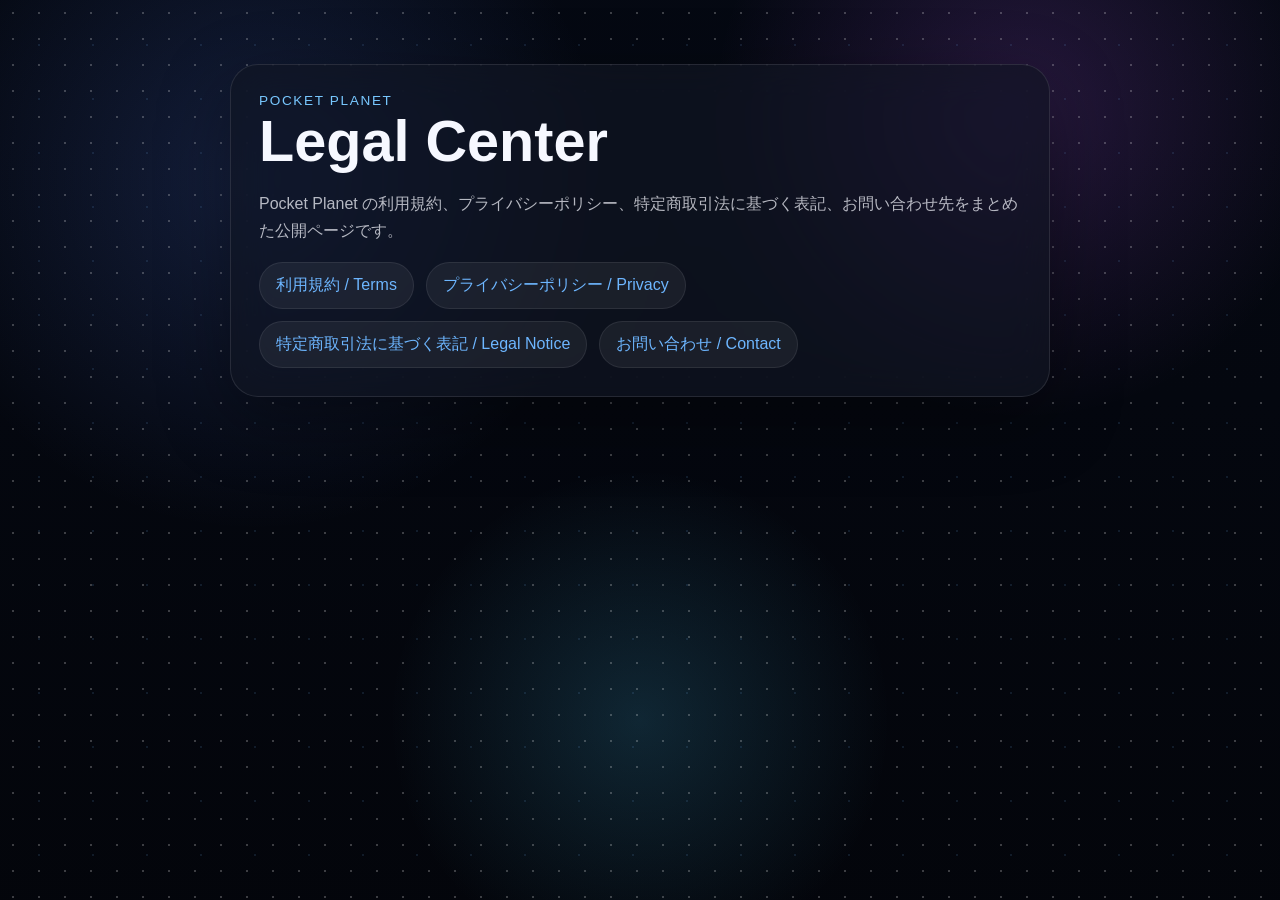
<file: pocket-planet/index.html>
<!doctype html>
<html lang="ja">
<head>
  <meta charset="utf-8">
  <meta http-equiv="refresh" content="0; url=legal-site/index.html">
  <meta name="viewport" content="width=device-width, initial-scale=1">
  <title>Pocket Planet Docs</title>
  <script>
    window.location.replace("legal-site/index.html");
  </script>
</head>
<body>
  <p><a href="legal-site/index.html">Pocket Planet Legal Center</a></p>
</body>
</html>
</file>
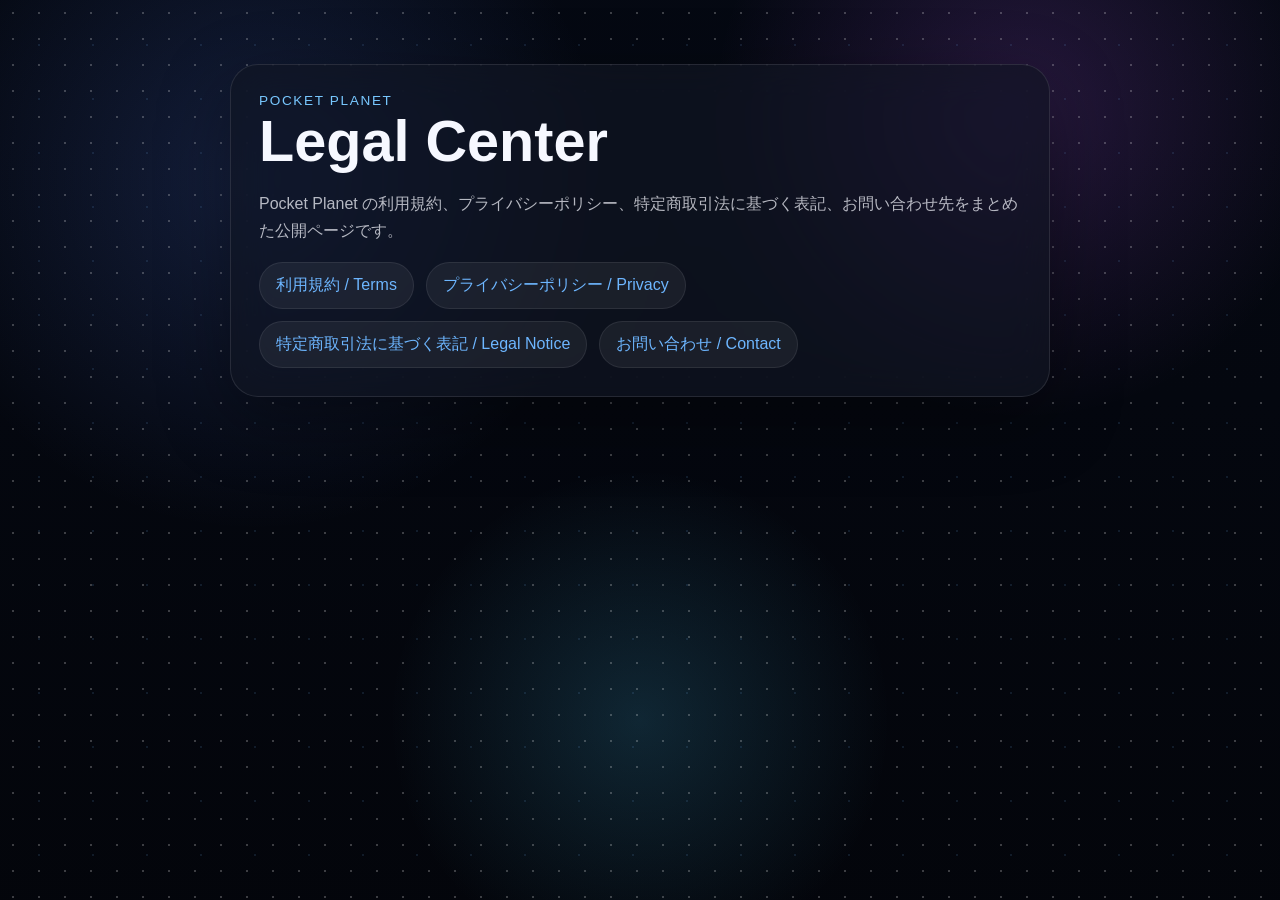
<file: pocket-planet/legal-site/index.html>
<!doctype html>
<html lang="ja">
<head>
  <meta charset="utf-8">
  <meta name="viewport" content="width=device-width, initial-scale=1">
  <title>Pocket Planet Legal</title>
  <link rel="stylesheet" href="styles.css">
</head>
<body>
  <main>
    <section class="hero">
      <div class="kicker">Pocket Planet</div>
      <h1>Legal Center</h1>
      <p>Pocket Planet の利用規約、プライバシーポリシー、特定商取引法に基づく表記、お問い合わせ先をまとめた公開ページです。</p>
      <nav>
        <a href="terms.html">利用規約 / Terms</a>
        <a href="privacy.html">プライバシーポリシー / Privacy</a>
        <a href="commerce.html">特定商取引法に基づく表記 / Legal Notice</a>
        <a href="contact.html">お問い合わせ / Contact</a>
      </nav>
    </section>
  </main>
</body>
</html>
</file>
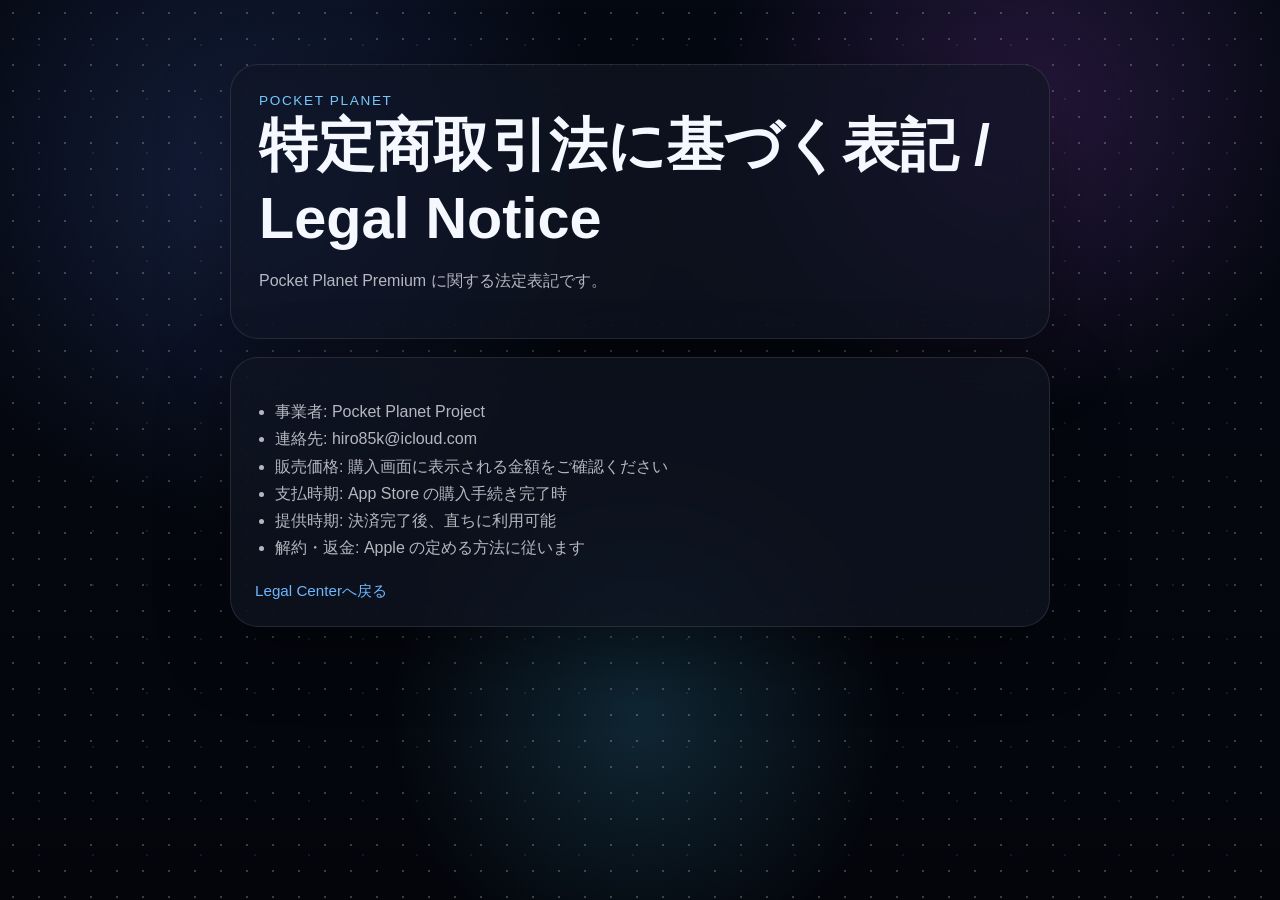
<file: pocket-planet/legal-site/commerce.html>
<!doctype html>
<html lang="ja">
<head><meta charset="utf-8"><meta name="viewport" content="width=device-width, initial-scale=1"><title>特定商取引法に基づく表記 | Pocket Planet</title><link rel="stylesheet" href="styles.css"></head>
<body><main><section class="hero"><div class="kicker">Pocket Planet</div><h1>特定商取引法に基づく表記 / Legal Notice</h1><p>Pocket Planet Premium に関する法定表記です。</p></section><section class="panel"><ul><li>事業者: Pocket Planet Project</li><li>連絡先: hiro85k@icloud.com</li><li>販売価格: 購入画面に表示される金額をご確認ください</li><li>支払時期: App Store の購入手続き完了時</li><li>提供時期: 決済完了後、直ちに利用可能</li><li>解約・返金: Apple の定める方法に従います</li></ul><div class="footer"><a href="index.html">Legal Centerへ戻る</a></div></section></main></body>
</html>
</file>
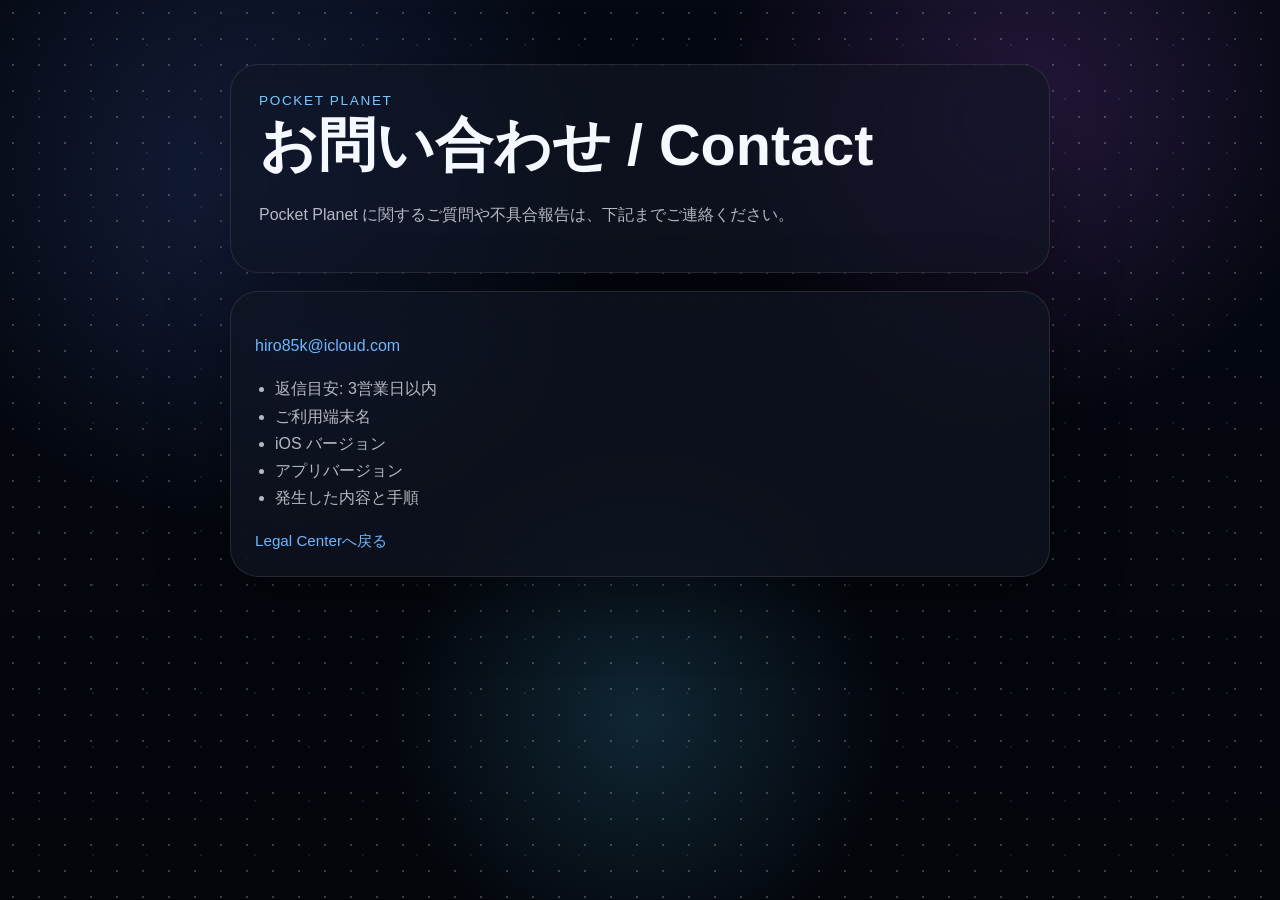
<file: pocket-planet/legal-site/contact.html>
<!doctype html>
<html lang="ja">
<head><meta charset="utf-8"><meta name="viewport" content="width=device-width, initial-scale=1"><title>お問い合わせ | Pocket Planet</title><link rel="stylesheet" href="styles.css"></head>
<body><main><section class="hero"><div class="kicker">Pocket Planet</div><h1>お問い合わせ / Contact</h1><p>Pocket Planet に関するご質問や不具合報告は、下記までご連絡ください。</p></section><section class="panel"><p><a href="mailto:hiro85k@icloud.com">hiro85k@icloud.com</a></p><ul><li>返信目安: 3営業日以内</li><li>ご利用端末名</li><li>iOS バージョン</li><li>アプリバージョン</li><li>発生した内容と手順</li></ul><div class="footer"><a href="index.html">Legal Centerへ戻る</a></div></section></main></body>
</html>
</file>
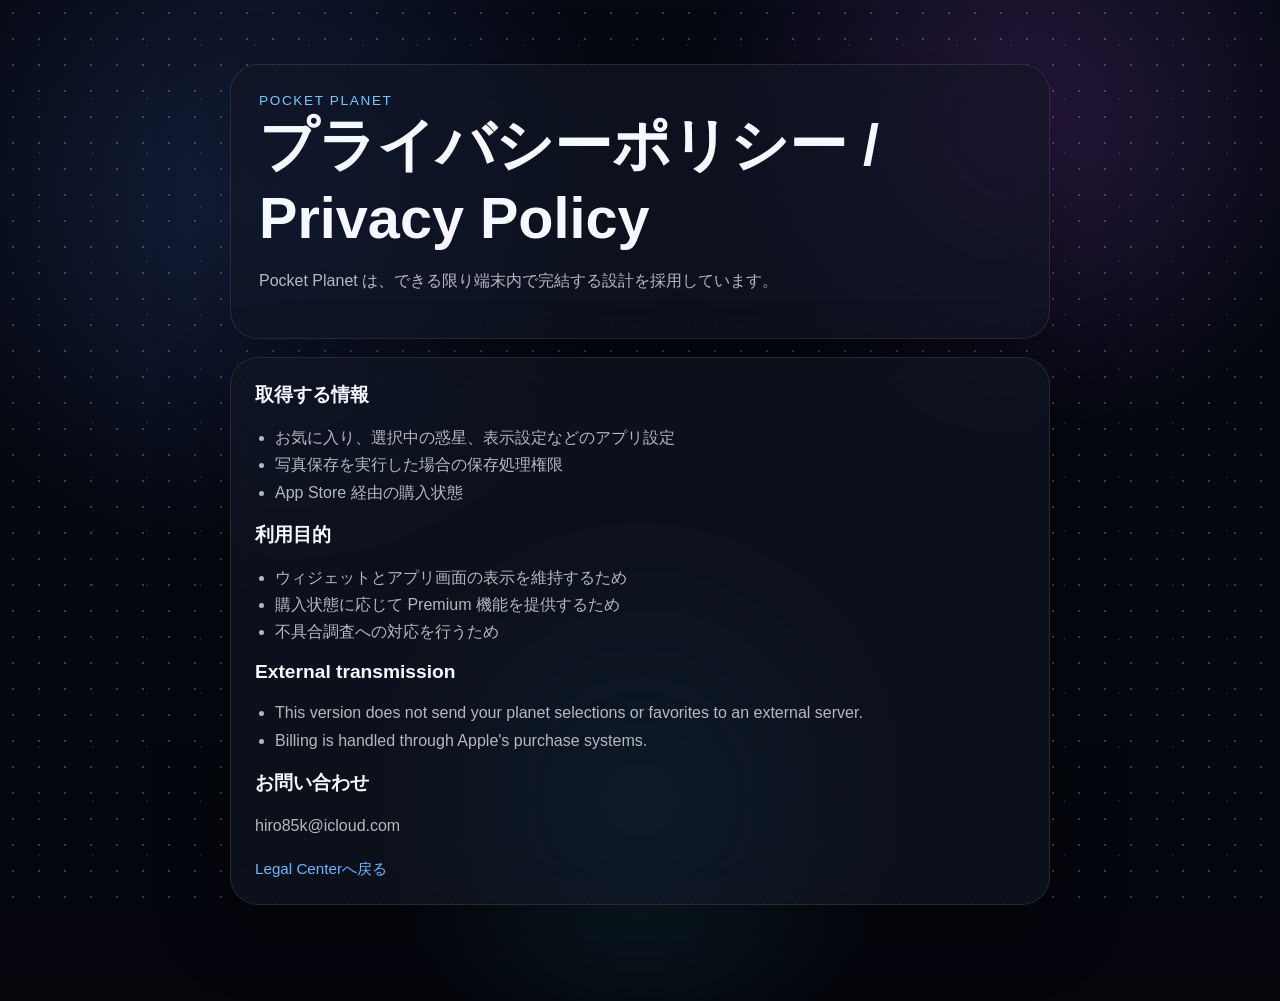
<file: pocket-planet/legal-site/privacy.html>
<!doctype html>
<html lang="ja">
<head><meta charset="utf-8"><meta name="viewport" content="width=device-width, initial-scale=1"><title>プライバシーポリシー | Pocket Planet</title><link rel="stylesheet" href="styles.css"></head>
<body><main><section class="hero"><div class="kicker">Pocket Planet</div><h1>プライバシーポリシー / Privacy Policy</h1><p>Pocket Planet は、できる限り端末内で完結する設計を採用しています。</p></section><section class="panel"><h2>取得する情報</h2><ul><li>お気に入り、選択中の惑星、表示設定などのアプリ設定</li><li>写真保存を実行した場合の保存処理権限</li><li>App Store 経由の購入状態</li></ul><h2>利用目的</h2><ul><li>ウィジェットとアプリ画面の表示を維持するため</li><li>購入状態に応じて Premium 機能を提供するため</li><li>不具合調査への対応を行うため</li></ul><h2>External transmission</h2><ul><li>This version does not send your planet selections or favorites to an external server.</li><li>Billing is handled through Apple's purchase systems.</li></ul><h2>お問い合わせ</h2><p>hiro85k@icloud.com</p><div class="footer"><a href="index.html">Legal Centerへ戻る</a></div></section></main></body>
</html>
</file>
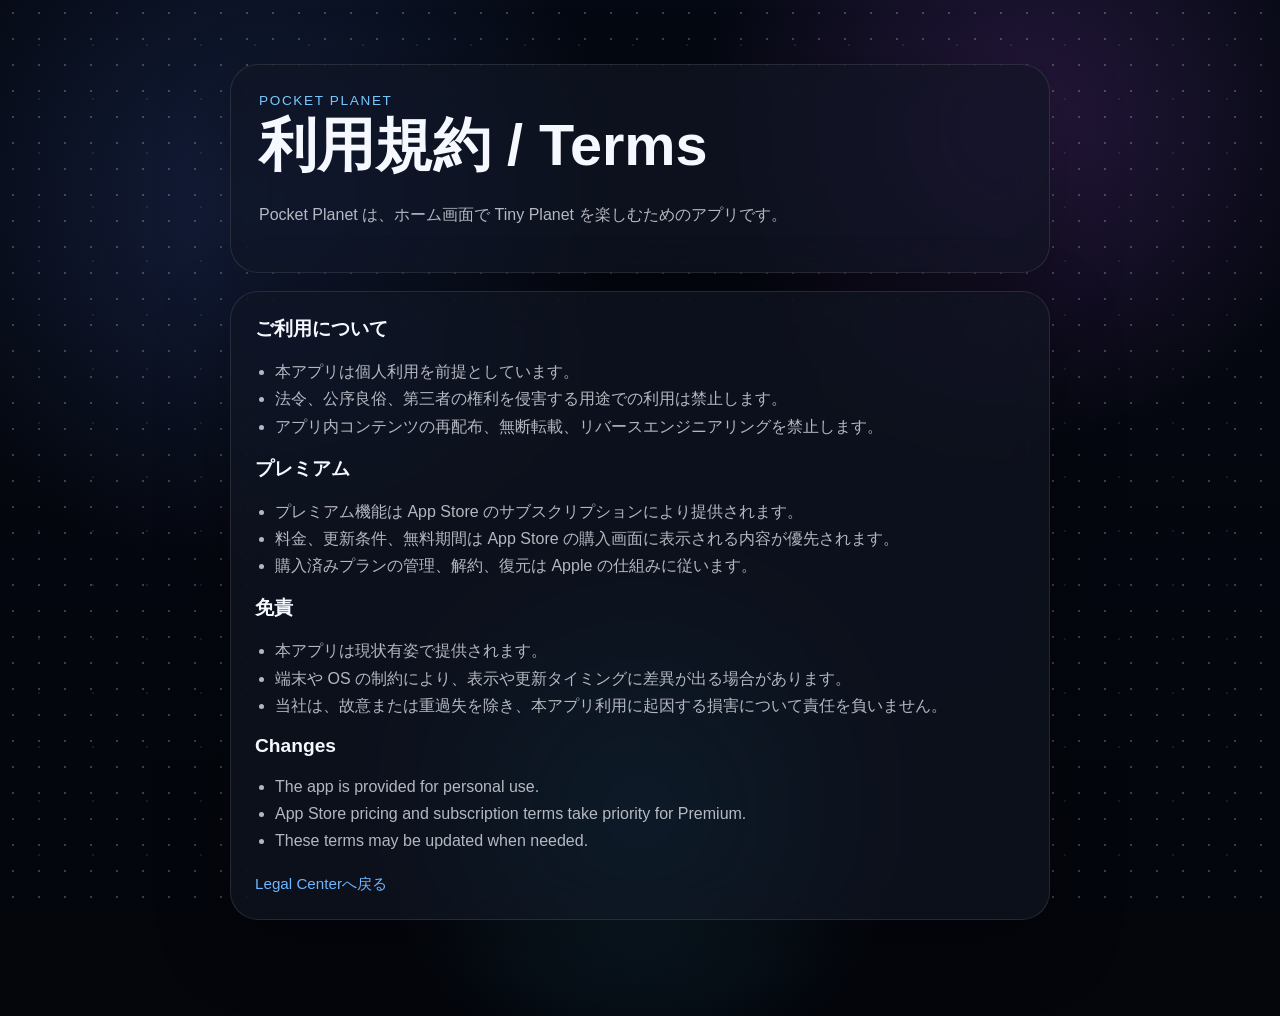
<file: pocket-planet/legal-site/terms.html>
<!doctype html>
<html lang="ja">
<head><meta charset="utf-8"><meta name="viewport" content="width=device-width, initial-scale=1"><title>利用規約 | Pocket Planet</title><link rel="stylesheet" href="styles.css"></head>
<body><main><section class="hero"><div class="kicker">Pocket Planet</div><h1>利用規約 / Terms</h1><p>Pocket Planet は、ホーム画面で Tiny Planet を楽しむためのアプリです。</p></section><section class="panel"><h2>ご利用について</h2><ul><li>本アプリは個人利用を前提としています。</li><li>法令、公序良俗、第三者の権利を侵害する用途での利用は禁止します。</li><li>アプリ内コンテンツの再配布、無断転載、リバースエンジニアリングを禁止します。</li></ul><h2>プレミアム</h2><ul><li>プレミアム機能は App Store のサブスクリプションにより提供されます。</li><li>料金、更新条件、無料期間は App Store の購入画面に表示される内容が優先されます。</li><li>購入済みプランの管理、解約、復元は Apple の仕組みに従います。</li></ul><h2>免責</h2><ul><li>本アプリは現状有姿で提供されます。</li><li>端末や OS の制約により、表示や更新タイミングに差異が出る場合があります。</li><li>当社は、故意または重過失を除き、本アプリ利用に起因する損害について責任を負いません。</li></ul><h2>Changes</h2><ul><li>The app is provided for personal use.</li><li>App Store pricing and subscription terms take priority for Premium.</li><li>These terms may be updated when needed.</li></ul><div class="footer"><a href="index.html">Legal Centerへ戻る</a></div></section></main></body>
</html>
</file>
<file: pocket-planet/legal-site/styles.css>
:root {
  color-scheme: dark;
  --bg: #05070d;
  --panel: rgba(17, 21, 32, 0.72);
  --stroke: rgba(255, 255, 255, 0.10);
  --text: #f6f8ff;
  --muted: rgba(246, 248, 255, 0.72);
  --accent: #6db6ff;
}
* { box-sizing: border-box; }
body {
  margin: 0;
  font-family: -apple-system, BlinkMacSystemFont, "SF Pro Text", "Helvetica Neue", sans-serif;
  background:
    radial-gradient(circle at 20% 20%, rgba(92, 134, 255, 0.18), transparent 28%),
    radial-gradient(circle at 80% 12%, rgba(188, 94, 255, 0.18), transparent 24%),
    radial-gradient(circle at 50% 80%, rgba(79, 208, 255, 0.16), transparent 26%),
    linear-gradient(180deg, rgba(4, 8, 18, 0.96), rgba(3, 5, 11, 0.98));
  color: var(--text);
  min-height: 100vh;
}
body::before {
  content: "";
  position: fixed;
  inset: 0;
  pointer-events: none;
  background-image:
    radial-gradient(circle, rgba(255,255,255,0.65) 0 1px, transparent 1.4px),
    radial-gradient(circle, rgba(129,194,255,0.35) 0 1px, transparent 1.6px);
  background-size: 26px 26px, 54px 54px;
  background-position: 0 0, 12px 18px;
  opacity: 0.35;
}
main {
  max-width: 860px;
  margin: 0 auto;
  padding: 64px 20px 96px;
  position: relative;
}
.hero, .panel {
  background: var(--panel);
  border: 1px solid var(--stroke);
  backdrop-filter: blur(22px) saturate(160%);
  -webkit-backdrop-filter: blur(22px) saturate(160%);
  border-radius: 28px;
  box-shadow: 0 22px 70px rgba(0, 0, 0, 0.34);
}
.hero { padding: 28px; }
.panel { padding: 24px; margin-top: 18px; }
h1 { font-size: clamp(2.2rem, 5vw, 3.6rem); margin: 0 0 8px; }
h2 { font-size: 1.2rem; margin: 0 0 14px; }
p, li { color: var(--muted); line-height: 1.7; }
a { color: var(--accent); text-decoration: none; }
a:hover { text-decoration: underline; }
nav { display: flex; flex-wrap: wrap; gap: 12px; margin-top: 18px; }
nav a {
  padding: 12px 16px;
  border-radius: 999px;
  background: rgba(255,255,255,0.06);
  border: 1px solid rgba(255,255,255,0.08);
}
ul { padding-left: 20px; }
.footer { margin-top: 20px; font-size: 0.95rem; color: var(--muted); }
.kicker { font-size: 0.85rem; letter-spacing: 0.12em; text-transform: uppercase; color: #78c8ff; }
</file>
